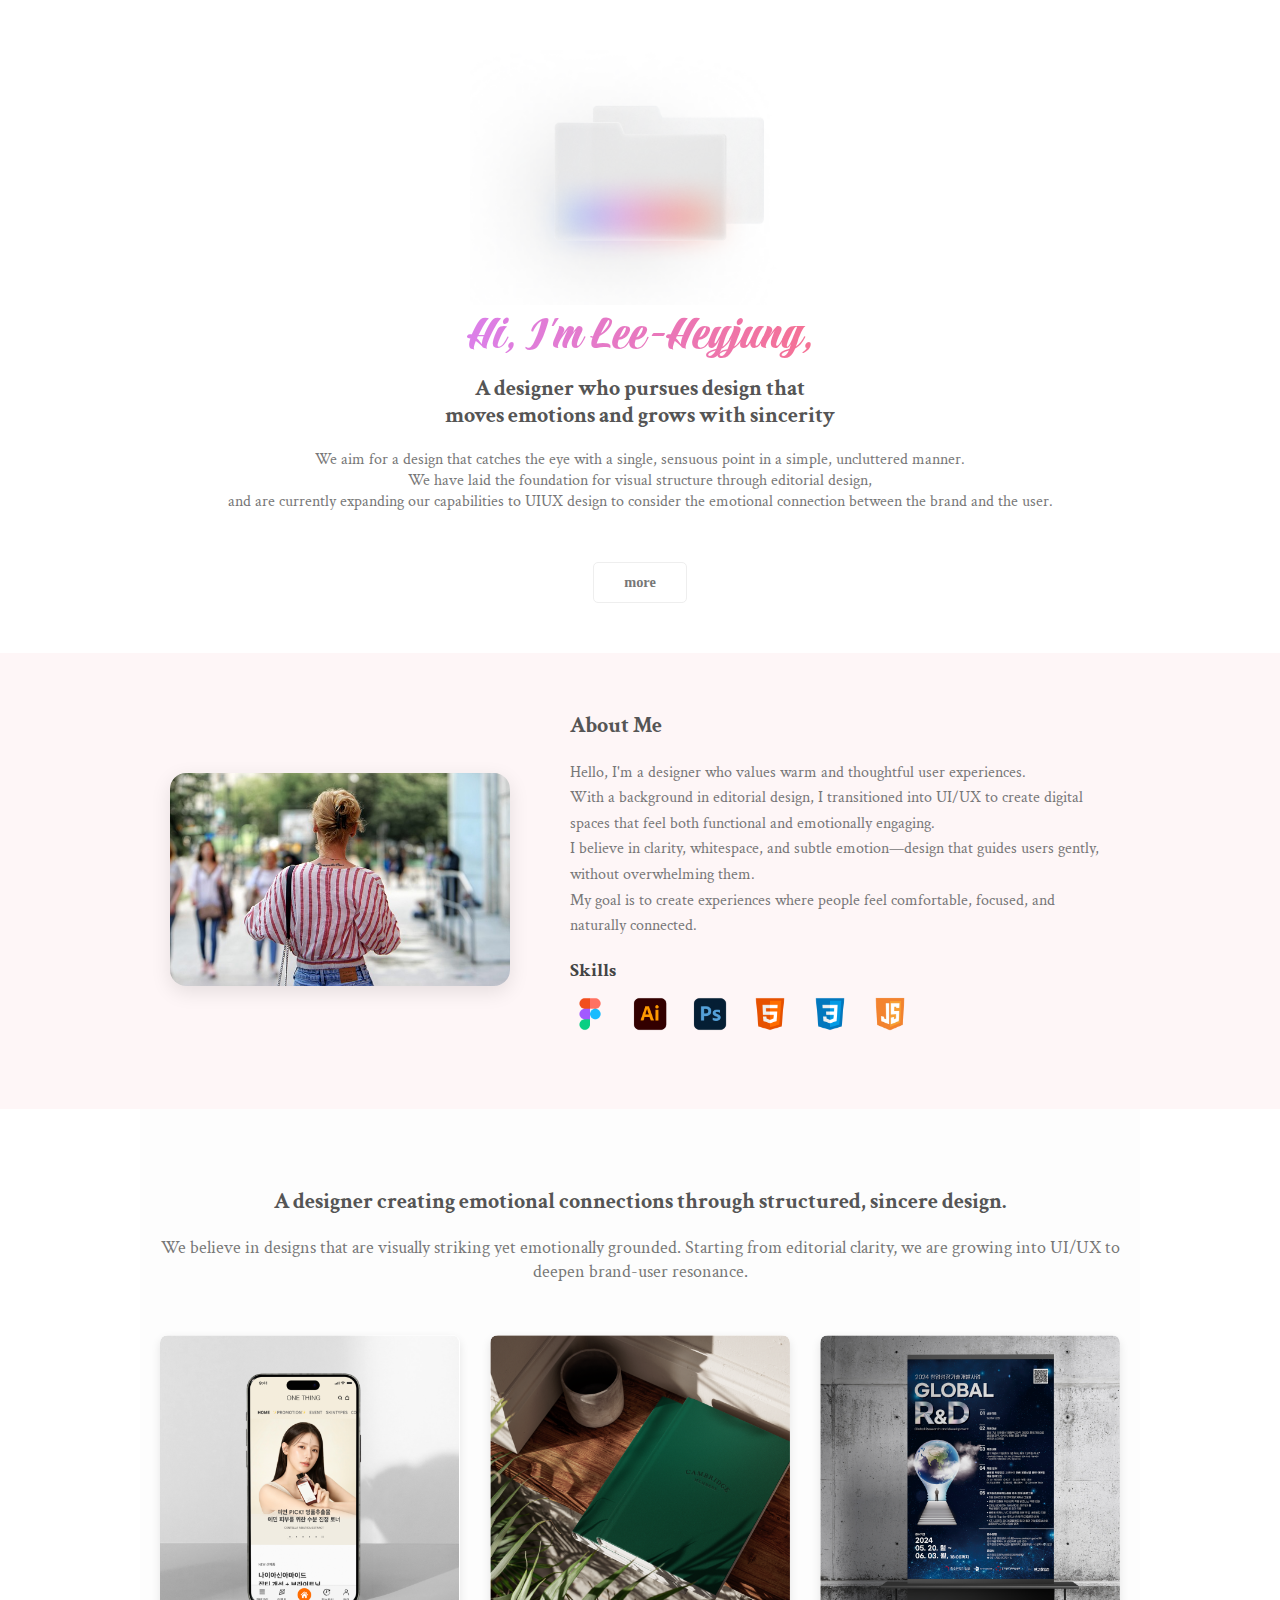
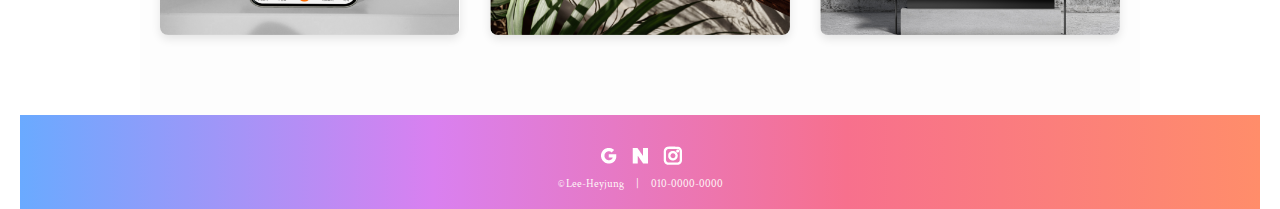
<file: index.html>
<!DOCTYPE html>
<html lang="ko">

<head>
  <meta charset="UTF-8">
  <meta name="viewport" content="width=device-width, initial-scale=1.0">
  <title>이혜정</title>
  <link rel="stylesheet" href="style.css">
  <link
    href="https://fonts.googleapis.com/css2?family=Crimson+Text:ital,wght@0,400;0,600;0,700;1,400;1,600;1,700&family=Praise&display=swap"
    rel="stylesheet">
  <script src="https://ajax.googleapis.com/ajax/libs/jquery/1.10.2/jquery.min.js"></script>
  <script src="../jquery.colorbox.js">
  </script>
</head>

<body>
  <div id="header">
    <img src="./images/Frame 562 (1).png" alt="박스아이콘" class="box-icon">
    <h1>Hi, I'm <strong>Lee-Heyjung</strong>, <br />
      <h2>
        A designer who pursues design that <br />
        moves emotions and grows with sincerity
      </h2>
      <p>We aim for a design that catches the eye with a single, sensuous point in a simple, uncluttered manner.
        <br />We have laid the foundation for visual structure through editorial design,<br />
        and are currently expanding our capabilities to UIUX design to consider the emotional connection between the
        brand and the user.
      </p>
      <ul class="actions special">
        <li><a href="#one" class="button scrolly">more</a>
        </li>
      </ul>
  </div>

  <div id="my">
    <div class="my-image">
      <img src="images/woman-6351539_640.jpg" alt="이미지">
    </div>
    <div class="my-info">
      <h2>About Me</h2>
      <p>Hello, I'm a designer who values warm and thoughtful user experiences.<br>
        With a background in editorial design, I transitioned into UI/UX to create digital spaces that feel both
        functional and emotionally engaging.<br>
        I believe in clarity, whitespace, and subtle emotion—design that guides users gently, without overwhelming
        them.<br>
        My goal is to create experiences where people feel comfortable, focused, and naturally connected.

      </p>

      <h3>Skills</h3>
      <ul>
        <li>
          <img src="images/Figma_Symbol_1.png" alt="피그마">
          <img src="images/Adobe_Illustrator_CC_icon.svg.png" alt="일러스트">
          <img src="images/Adobe_photoshop_CC_icon.svg.png" alt="포토샾">
          <img src="images/html.png" alt="html">
          <img src="images/css.png" alt="css">
          <img src="images/javascript.png" alt="javasecript">
        </li>
      </ul>

    </div>
  </div>



  <div id="work">
    <h2>A designer creating emotional connections through structured, sincere design.</h2>
    <p>We believe in designs that are visually striking yet emotionally grounded.
      Starting from editorial clarity, we are growing into UI/UX to deepen brand-user resonance.</p>
    <div class="card-grid">
      <div class="card">
        <img src="./images/uiux.png" alt="uiux">
        <div class="card-overlay">
          <h4 class="overlay-title">UI/UX Design</h4>
          <p class="overlay-description">Emotional and intuitive interface design that enhances user experience and
            brand identity.</p>
          <a href="uiux.html" class="overlay-button">MORE</a>
        </div>
      </div>
      <div class="card">
        <img src="./images/book.png" alt="편집">
        <div class="card-overlay">
          <h4 class="overlay-title">Editorial Design</h4>
          <p class="overlay-description">Creating visual structure through thoughtful layout, typography, and
            storytelling.</p>
          <a href="#" class="overlay-button">MORE</a>
        </div>
      </div>

      <div class="card">
        <img src="./images/poster.png" alt="포스터">
        <div class="card-overlay">
          <h4 class="overlay-title">Poster Design</h4>
          <p class="overlay-description">Bold visuals and composition that grab attention at a glance and communicate
            clear messages.</p>
          <a href="#" class="overlay-button">MORE</a>
        </div>
      </div>
    </div>


  </div>
  </div>
  <footer>
    <div class="logo">
      <img src="./images/logo_.png" alt="구글">
      <img src="./images/네이버.png" alt="네이버">
      <img src="./images/인스타.png" alt="인스타">
    </div>
    <div class="footer-info">
      <span>© Lee-Heyjung</span>
      <span>|</span>
      <span>010-0000-0000</span>
    </div>
  </footer>
</body>

</html>
</file>
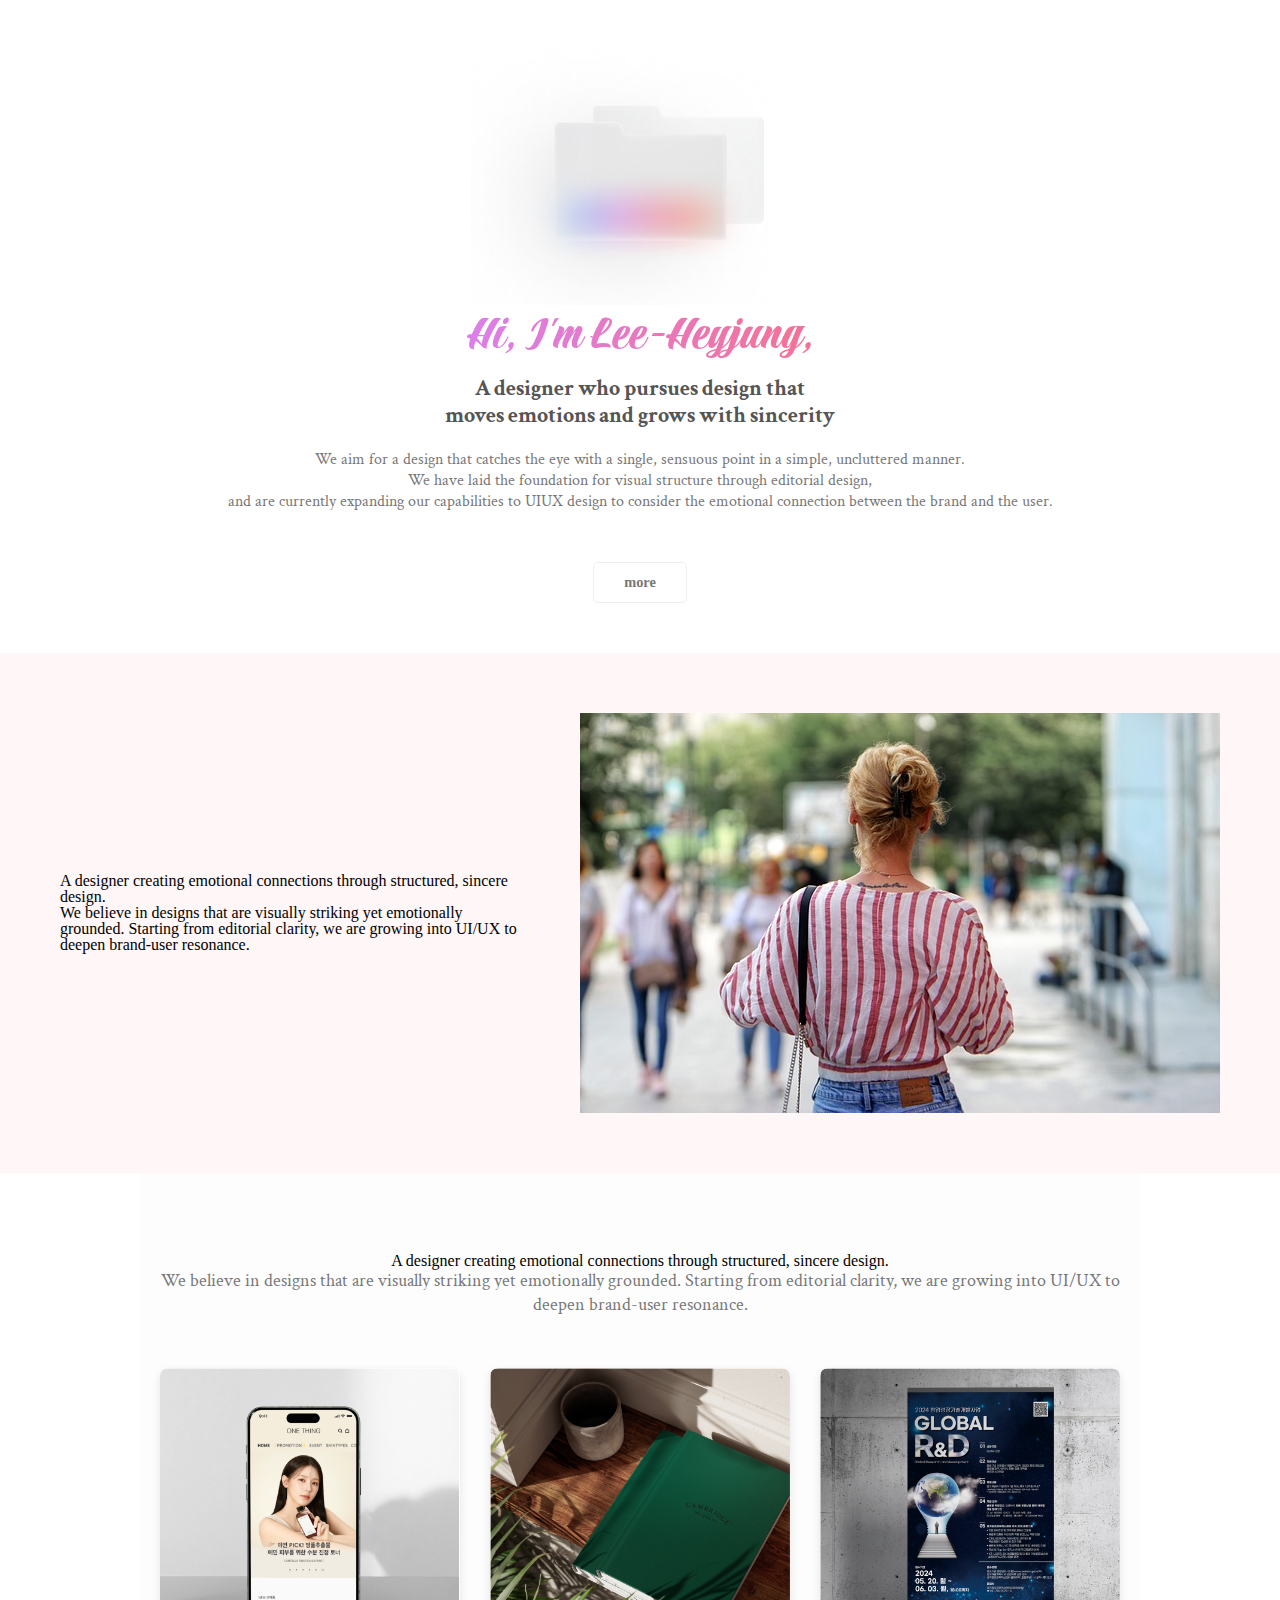
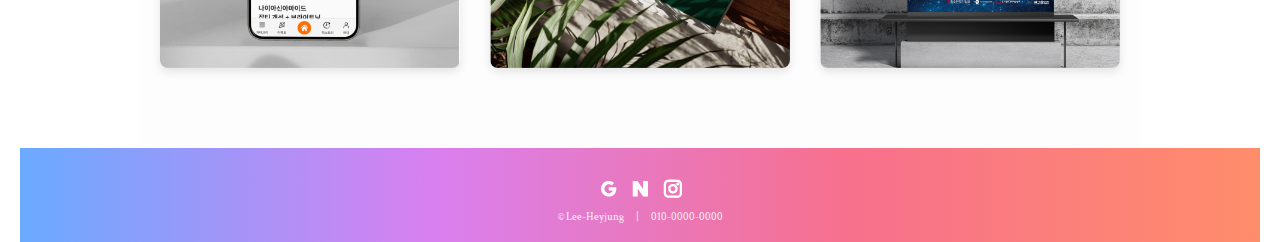
<file: portfolio.html>
<!DOCTYPE html>
<html lang="en">

<head>
  <meta charset="UTF-8">
  <meta name="viewport" content="width=device-width, initial-scale=1.0">
  <title>Document</title>
  <link rel="stylesheet" href="style.css">
</head>

<body>
  <div id="header">
    <img src="./images/Frame 562 (1).png" alt="박스아이콘" class="box-icon">
    <h1>Hi, I'm <strong>Lee-Heyjung</strong>, <br />
      <h2>
        A designer who pursues design that <br />
        moves emotions and grows with sincerity
      </h2>
      <p>We aim for a design that catches the eye with a single, sensuous point in a simple, uncluttered manner.
        <br />We have laid the foundation for visual structure through editorial design,<br />
        and are currently expanding our capabilities to UIUX design to consider the emotional connection between the
        brand and the user.
      </p>
      <ul class="actions special">
        <li><a href="#one" class="button scrolly">more</a>
        </li>
      </ul>
  </div>


  <div id="my">
    <div class="right">
      <h3>A designer creating emotional connections through structured, sincere design.</h3>
      <p>We believe in designs that are visually striking yet emotionally grounded.
        Starting from editorial clarity, we are growing into UI/UX to deepen brand-user resonance.</p>
    </div>

    <img src="images/woman-6351539_640.jpg" alt="이미지">
  </div>

  <div id="work">
    <h3>A designer creating emotional connections through structured, sincere design.</h3>
    <p>We believe in designs that are visually striking yet emotionally grounded.
      Starting from editorial clarity, we are growing into UI/UX to deepen brand-user resonance.</p>
    <div class="card-grid">
      <div class="card">
        <img src="./images/uiux.png" alt="uiux">
        <div class="card-overlay">
          <h4 class="overlay-title">UI/UX Design</h4>
          <p class="overlay-description">Emotional and intuitive interface design that enhances user experience and
            brand identity.</p>
          <a href="#" class="overlay-button">MORE</a>
        </div>

      </div>

      <div class="card">
        <img src="./images/book.png" alt="편집">
        <div class="card-overlay">
          <h4 class="overlay-title">Editorial Design</h4>
          <p class="overlay-description">Creating visual structure through thoughtful layout, typography, and
            storytelling.</p>
          <a href="#" class="overlay-button">MORE</a>
        </div>

      </div>

      <div class="card">
        <img src="./images/poster.png" alt="포스터">
        <div class="card-overlay">
          <h4 class="overlay-title">Poster Design</h4>
          <p class="overlay-description">Bold visuals and composition that grab attention at a glance and communicate
            clear messages.</p>
          <a href="#" class="overlay-button">MORE</a>
        </div>
      </div>
      </div>
  </div>
  <footer>
      <div class="logo">
        <img src="./images/logo_.png" alt="구글">
        <img src="./images/네이버.png" alt="네이버">
        <img src="./images/인스타.png" alt="인스타">
      </div>
      <div class="footer-info">
        <span>© Lee-Heyjung</span>
        <span>|</span>
        <span>010-0000-0000</span>
      </div>
    </footer>   
</body>

</html>
</file>
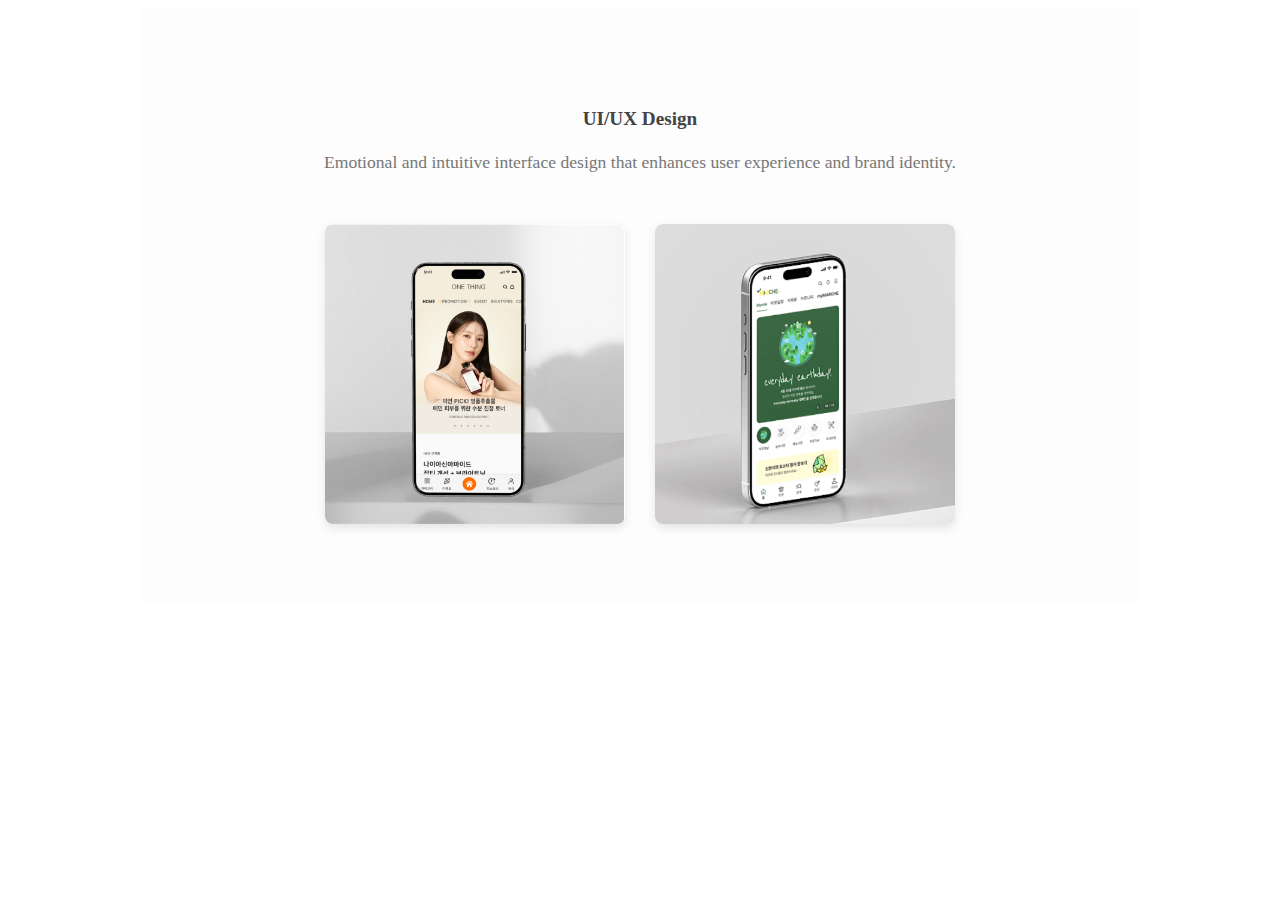
<file: uiux.html>
<!DOCTYPE html>
<html lang="ko">

<head>
  <meta charset="UTF-8">
  <meta name="viewport" content="width=device-width, initial-scale=1.0">
  <link rel="stylesheet" href="uiux.css">
</head>

<body>
  <div id="UIUX">
    <h3>UI/UX Design</h3>
    <p>Emotional and intuitive interface design that enhances user experience and
      brand identity.</p>

    <div class="card-grid">
      <div class="card">
        <img src="./images/uiux.png" alt="onething">
      </div>

      <div class="card">
        <img src="./images/Frame 567.png" alt="마르쉐">
      </div>
    </div>
  </div>

  
  <div id="uiuxPopup" class="popup-overlay" style="display:none;">
    <div class="popup-content">
      <span class="close-button">onething</span> 
      <h3>UI/UX Design 상세</h3>
      <img src="./images/원씽_1.jpg" alt="원씽1">
      <img src="./images/원씽_2.jpg" alt="원씽2">
      </div>
  </div>

  <div id="marchePopup" class="popup-overlay" style="display:none;">
    <div class="popup-content">
      <span class="close-button">marche</span> 
      <h3>마르쉐 상세</h3>
      <img src="./images/마르쉐_1.jpg" alt="마르쉐1">
      <img src="./images/마르쉐_2.jpg" alt="2">
      </div>
  </div>

</body>

</html>
</file>
<file: style.css>
@import url('https://fonts.googleapis.com/css2?family=Crimson+Text:ital,wght@0,400;0,600;0,700;1,400;1,600;1,700&family=Praise&display=swap');

html,
body,
div,
span,
applet,
object,
iframe,
h1,
h2,
h3,
h4,
h5,
h6,
p,
blockquote,
pre,
a,
abbr,
acronym,
address,
big,
cite,
code,
del,
dfn,
em,
img,
ins,
kbd,
q,
s,
samp,
small,
strike,
strong,
sub,
sup,
tt,
var,
b,
u,
i,
center,
dl,
dt,
dd,
ol,
ul,
li,
fieldset,
form,
label,
legend,
table,
caption,
tbody,
tfoot,
thead,
tr,
th,
td,
article,
aside,
canvas,
details,
embed,
figure,
figcaption,
footer,
header,
hgroup,
menu,
nav,
output,
ruby,
section,
summary,
time,
mark,
audio,
video {
  margin: 0;
  padding: 0;
  border: 0;
  font-size: 100%;
  font: inherit;
  vertical-align: baseline;
}

article,
aside,
details,
figcaption,
figure,
footer,
header,
hgroup,
menu,
nav,
section {
  display: block;
}

body {
  line-height: 1;
}

ol,
ul {
  list-style: none;
}

blockquote,
q {
  quotes: none;
}

blockquote:before,
blockquote:after,
q:before,
q:after {
  content: '';
  content: none;
}

table {
  border-collapse: collapse;
  border-spacing: 0;
}

body {
  -webkit-text-size-adjust: none;
}

mark {
  background-color: transparent;
  color: inherit;
}

input::-moz-focus-inner {
  border: 0;
  padding: 0;
}

input,
select,
textarea {
  -moz-appearance: none;
  -webkit-appearance: none;
  -ms-appearance: none;
  appearance: none;
}

body {
  margin: 0;
  padding: 0;
  justify-content: center;
  align-items: center;
  min-height: 100vh;
}

#header {
  text-align: center;
  padding: 50px 20px;
  max-width: 1200px;
  margin: 0 auto;
}

#header .box-icon {
  display: block;
  width: 340px;
  height: auto;
  margin: 0 auto;
}

#header h1 {
  font-size: 3.2em;
  color: #333;
  margin-bottom: 10px;
  line-height: 1.2;
  font-family: "Praise", cursive;
  font-weight: 400;
  font-style: normal;
  background: linear-gradient(to right, #6AAAFF, #D980F0, #F7708D, #FF8D6A);
  -webkit-background-clip: text;
  background-clip: text;
  color: transparent;
}

#header h1 strong {
  font-family: "Praise", cursive;
  font-weight: 400;
  font-style: normal;
}

#header h2 {
  font-size: 1.4em;
  color: #555;
  margin-bottom: 20px;
  line-height: 1.2;
  font-weight: bold;
  font-family: "Crimson Text", serif;
}

#header p {
  font-size: 1em;
  color: #777;
  line-height: 1.3;
  margin-bottom: 50px;
  font-family: "Crimson Text", serif;
}

#header .actions.special {
  list-style: none;
  padding: 0;
  margin: 0;
  display: inline-block;
  position: relative;
}

#header .actions.special li {
  display: inline-block;
}

#header .actions.special .button {
  display: block;
  background-color: #ffffff;
  color: #777;
  padding: 12px 30px;
  border: 1px solid #eee;
  border-radius: 5px;
  text-decoration: none;
  font-weight: bold;
  font-size: 0.9em;
  transition: background-color 0.3s ease, color 0.3s ease;
}

#header .actions.special .button:hover {
  background: linear-gradient(to right, #D980F0, #F7708D);
  color: #ffffff;
  border: 1px solid #ffffff;
}


#my {
  display: flex;
  align-items: center;
  justify-content: center;
  gap: 60px;
  padding: 60px;
  background-color: #fef6f7;
}

.my-image img {
  width: 340px;
  border-radius: 16px;
  box-shadow: 0 6px 20px rgba(0, 0, 0, 0.1);
}

.my-info {
  max-width: 540px;
  font-family: "Crimson Text", serif;
  color: #555;
}

.my-info h2 {
  font-size: 1.4em;
  color: #555;
  margin-bottom: 20px;
  line-height: 1.2;
  font-weight: bold;
  font-family: "Crimson Text", serif;
}

.my-info h3 {
  font-family: "Crimson Text", serif;
  font-size: 1.2em;
  font-weight: bold;
  color: #444;
  margin-bottom: 10px;
  font-family: "Crimson Text", serif;
  line-height: 1.3;
}

.my-info p {
  font-size: 1em;
  color: #777;
  line-height: 1.6;
  margin-bottom: 20px;
  font-family: "Crimson Text", serif;
}

.my-my-info ul {
  list-style: none;
  padding: 0;
  margin: 0;
}

.my-info li {
  display: flex;
  gap: 20px;
  margin-bottom: 15px;
}

.my-info li img {
  width: 40px;
  height: auto;
  transition: transform 0.3s ease;
}

.my-info li img:hover {
  transform: scale(1.1);
}


#work {
  padding: 80px 0;
  background-color: #fdfdfd;
  text-align: center;
  max-width: 960px;
  margin: 0 auto;
  padding-left: 20px;
  padding-right: 20px;
}


#work h2 {
  font-size: 1.4em;
  color: #555;
  margin-bottom: 20px;
  line-height: 1.2;
  font-weight: bold;
  font-family: "Crimson Text", serif;
}


#work p {
  font-family: "Crimson Text", serif;
  font-size: 1.1em;
  color: #777;
  line-height: 1.4;
  margin-bottom: 50px;
}



#work .card-grid {
  display: flex;
  flex-wrap: wrap;
  justify-content: center;
  gap: 30px;
}


#work .card {
  width: 300px;
  height: 300px;
  background-color: #ffffff;
  border-radius: 8px;
  box-shadow: 0 4px 10px rgba(0, 0, 0, 0.1);
  width: calc(33.333% - 20px);
  text-align: center;
  box-sizing: border-box;
  position: relative;
  overflow: hidden;
  cursor: pointer;
  transition: transform 0.3s ease;
}

#work .card:hover {
  transform: translateY(-5px);
  box-shadow: 0 8px 15px rgba(0, 0, 0, 0.15);
}

#work .card img {
  max-width: 100%;
  height: 300px;
  object-fit: cover;
  display: block;
  border-radius: 8px 8px 0 0;
  transition: filter 0.5s ease, transform 0.5s ease;
}

#work .card-overlay {
  position: absolute;
  top: 0;
  left: 0;
  width: 100%;
  height: 100%;
  background: linear-gradient(to right, #D980F0, #F7708D);
  color: #ffffff;
  display: flex;
  flex-direction: column;
  justify-content: center;
  align-items: center;
  text-align: center;
  padding: 20px;
  box-sizing: border-box;
  opacity: 0;
  transition: opacity 0.5s ease;
}


#work .overlay-title {
  font-family: "Crimson Text", serif;
  font-size: 1.3em;
  font-weight: bold;
  margin-bottom: 16px;
  color: #ffffff;
  transform: translateY(20px);
  opacity: 0;
  transition: transform 0.5s ease 0.2s, opacity 0.5s ease 0.2s;
}


#work .overlay-description {
  font-family: "Crimson Text", serif;
  font-size: 0.8em;
  line-height: 1.5;
  color: #f0f0f0;
  transform: translateY(20px);
  opacity: 0;
  transition: transform 0.5s ease 0.3s, opacity 0.5s ease 0.3s;
}


#work .overlay-button {
  font-family: "Crimson Text", serif;
  display: inline-block;
  background-color: #fff;
  color: #333;
  padding: 10px 20px;
  border-radius: 5px;
  text-decoration: none;
  font-weight: bold;
  font-size: 0.7em;
  margin-top: 20px;
  transition: background-color 0.3s ease, color 0.3s ease, transform 0.5s ease 0.4s, opacity 0.5s ease 0.4s;
  transform: translateY(20px);
  opacity: 0;
}

#work .overlay-button:hover {
  background-color: #eee;
  color: #000;
}


#work .card:hover .card-overlay {
  opacity: 1;
}

#work .card:hover img {
  filter: blur(5px);
  transform: scale(1.1);
}

#work .card:hover .overlay-title,
#work .card:hover .overlay-description,
#work .card:hover .overlay-button {
  opacity: 1;
  transform: translateY(0);
}

#work .card:hover .card-title,
#work .card:hover .card-text,
#work .card:hover .card-button {
  opacity: 0;
  transform: translateY(-20px);
  pointer-events: none;
  visibility: hidden;
}

footer {
  text-align: center;
  padding: 20px 20px;
  max-width: 1200px;
  margin: 0 auto;
  background: linear-gradient(to right, #6AAAFF, #D980F0, #F7708D, #FF8D6A);
}

footer .logo {
  padding: 10px 20px;
}

footer .logo img {
  margin-left: 4px;
  margin-right: 4px;
}

footer .footer-info {
  font-family: "Crimson Text", serif;
  font-size: 0.7em;
  font-weight: 400;
  color: #fef6f7
}

footer .footer-info span {
  margin: 0 5px;
}
</file>
<file: uiux.css>
#UIUX {
    padding: 80px 0;
    background-color: #fdfdfd; 
    text-align: center; 
    max-width: 960px;
    margin: 0 auto; 
    padding-left: 20px; 
    padding-right: 20px;
}


#UIUX h3 {
  font-family: "Crimson Text", serif;
  font-size: 1.2em;
  font-weight: bold; 
    color: #444;
    margin-bottom: 10px;
    font-family: "Crimson Text", serif;
    line-height: 1.3;
}


#UIUX p {
  font-family: "Crimson Text", serif;
  font-size: 1.1em; 
  color: #777; 
  line-height: 1.4;
  margin-bottom: 50px;
}

#UIUX .card-grid {
    display: flex;
    flex-wrap: wrap;
    justify-content: center;
    gap: 30px;
}


#UIUX .card { 
    height: 300px;
    background-color: #ffffff;
    border-radius: 8px; 
    box-shadow: 0 4px 10px rgba(0, 0, 0, 0.1); 
    width: calc(33.333% - 20px);
    text-align: center;
    box-sizing: border-box;
    position: relative; 
    overflow: hidden;
    cursor: pointer; 
    transition: transform 0.3s ease; 
}

#UIUX .card:hover { 
    transform: translateY(-5px);
    box-shadow: 0 8px 15px rgba(0, 0, 0, 0.15);
}

#UIUX .card img { 
    max-width: 100%;
    height: 300px;
    object-fit: cover;
    display: block;
    border-radius: 8px 8px 0 0;
    transition: filter 0.5s ease, transform 0.5s ease;
}
</file>
